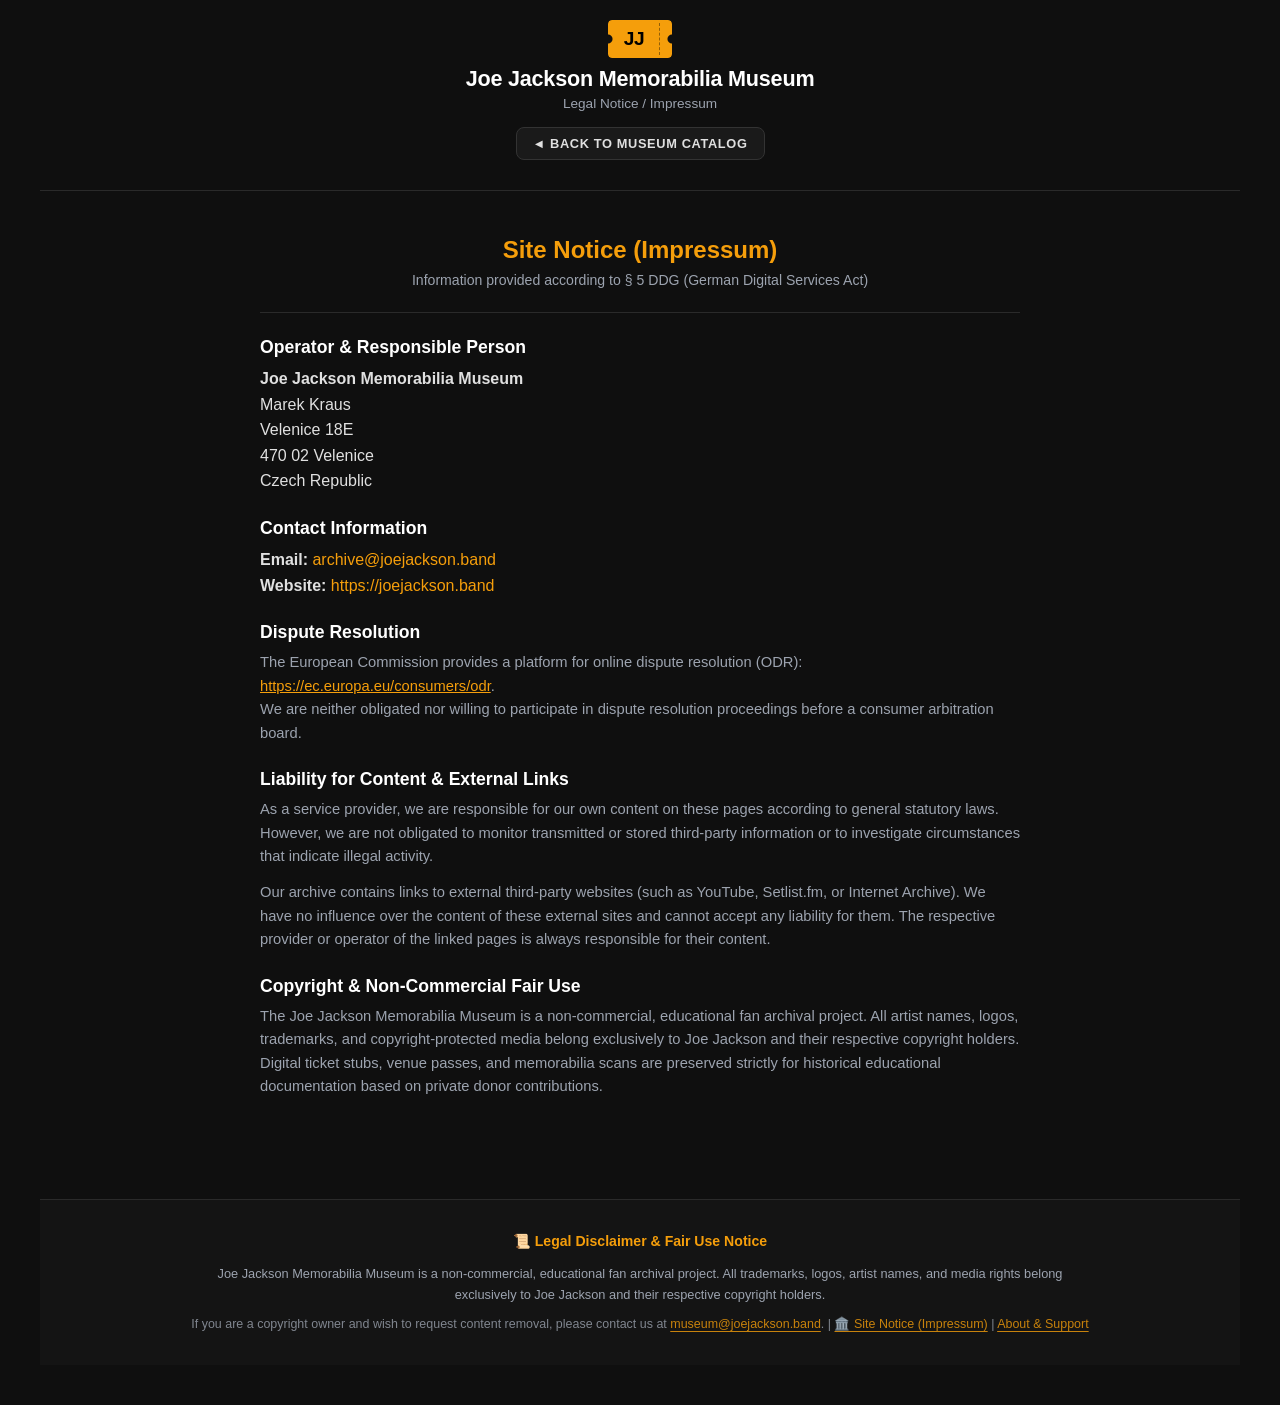
<file: impressum.html>
<!DOCTYPE html>
<html lang="en">
<head>
  <meta charset="UTF-8">
  <meta name="viewport" content="width=device-width, initial-scale=1.0">
  <title>Site Notice (Impressum) - Joe Jackson Memorabilia Museum</title>
  <link rel="stylesheet" href="styles.css">
    <!-- Favicon (JJ Icon) -->
  <link rel="icon" type="image/svg+xml" href="favicon.svg">
  <link rel="alternate icon" type="image/x-icon" href="favicon.ico">
  <link rel="apple-touch-icon" href="favicon.svg">
</head>
<body class="theme-dark">

  <div class="top-header-container">
    <header style="flex-direction: column; align-items: center; text-align: center; gap: 12px;">
      <div class="header-left" style="flex-direction: column; align-items: center; gap: 8px;">
        <a href="index.html" style="text-decoration: none;">
          <div class="logo">JJ</div>
        </a>
        <div class="title-area" style="text-align: center;">
          <h1 style="justify-content: center;">Joe Jackson Memorabilia Museum</h1>
          <p>Legal Notice / Impressum</p>
        </div>
      </div>
      
      <!-- Tlačítko zpět vycentrované na střed -->
      <a href="index.html" class="btn-contribute" style="margin-top: 4px;">◄ Back to Museum Catalog</a>
    </header>
  </div>

  <main style="max-width: 800px; margin: 0 auto; padding: 20px 20px 60px 20px; color: var(--text-main);">
    <h2 style="color: var(--accent-yellow); margin-bottom: 8px; text-align: center;">Site Notice (Impressum)</h2>
    <p style="color: var(--text-muted); font-size: 0.88rem; text-align: center;">Information provided according to § 5 DDG (German Digital Services Act)</p>

    <hr style="border: 0; border-top: 1px solid var(--border-color); margin: 24px 0;">

    <h3 style="color: var(--text-heading); margin-top: 24px; font-size: 1.1rem;">Operator & Responsible Person</h3>
    <p style="line-height: 1.6; margin-top: 8px; color: var(--text-main);">
      <strong>Joe Jackson Memorabilia Museum</strong><br>
      Marek Kraus<br>
      Velenice 18E<br>
     470 02 Velenice<br>
      Czech Republic
    </p>

    <h3 style="color: var(--text-heading); margin-top: 24px; font-size: 1.1rem;">Contact Information</h3>
    <p style="line-height: 1.6; margin-top: 8px; color: var(--text-main);">
      <strong>Email:</strong> <a href="mailto:archive@joejackson.band" style="color: var(--accent-yellow); text-decoration: none;">archive@joejackson.band</a><br>
      <strong>Website:</strong> <a href="https://joejackson.band" style="color: var(--accent-yellow); text-decoration: none;">https://joejackson.band</a>
    </p>

    <h3 style="color: var(--text-heading); margin-top: 24px; font-size: 1.1rem;">Dispute Resolution</h3>
    <p style="line-height: 1.6; margin-top: 8px; color: var(--text-muted); font-size: 0.92rem;">
      The European Commission provides a platform for online dispute resolution (ODR): 
      <a href="https://ec.europa.eu/consumers/odr" target="_blank" rel="noopener noreferrer" style="color: var(--accent-yellow);">https://ec.europa.eu/consumers/odr</a>.<br>
      We are neither obligated nor willing to participate in dispute resolution proceedings before a consumer arbitration board.
    </p>

    <h3 style="color: var(--text-heading); margin-top: 24px; font-size: 1.1rem;">Liability for Content & External Links</h3>
    <p style="line-height: 1.6; margin-top: 8px; color: var(--text-muted); font-size: 0.92rem;">
      As a service provider, we are responsible for our own content on these pages according to general statutory laws. However, we are not obligated to monitor transmitted or stored third-party information or to investigate circumstances that indicate illegal activity.
    </p>
    <p style="line-height: 1.6; margin-top: 12px; color: var(--text-muted); font-size: 0.92rem;">
      Our archive contains links to external third-party websites (such as YouTube, Setlist.fm, or Internet Archive). We have no influence over the content of these external sites and cannot accept any liability for them. The respective provider or operator of the linked pages is always responsible for their content.
    </p>

    <h3 style="color: var(--text-heading); margin-top: 24px; font-size: 1.1rem;">Copyright & Non-Commercial Fair Use</h3>
    <p style="line-height: 1.6; margin-top: 8px; color: var(--text-muted); font-size: 0.92rem;">
      The Joe Jackson Memorabilia Museum is a non-commercial, educational fan archival project. All artist names, logos, trademarks, and copyright-protected media belong exclusively to Joe Jackson and their respective copyright holders. Digital ticket stubs, venue passes, and memorabilia scans are preserved strictly for historical educational documentation based on private donor contributions.
    </p>
  </main>

  <footer class="jj-museum-footer">
    <div class="footer-container">
      <p class="disclaimer-title">📜 Legal Disclaimer & Fair Use Notice</p>
      <p class="disclaimer-text">
        Joe Jackson Memorabilia Museum is a non-commercial, educational fan archival project. 
        All trademarks, logos, artist names, and media rights belong exclusively to Joe Jackson and their respective copyright holders.
      </p>
      <p class="disclaimer-contact">
        If you are a copyright owner and wish to request content removal, please contact us at 
        <a href="mailto:museum@joejackson.band">museum@joejackson.band</a>.
        | <a href="impressum.html" style="color: var(--accent-yellow);">🏛️ Site Notice (Impressum)</a>
        | <a href="about.html" style="color: var(--accent-yellow);">About & Support</a>
      </p>
    </div>
  </footer>

</body>
</html>
</file>
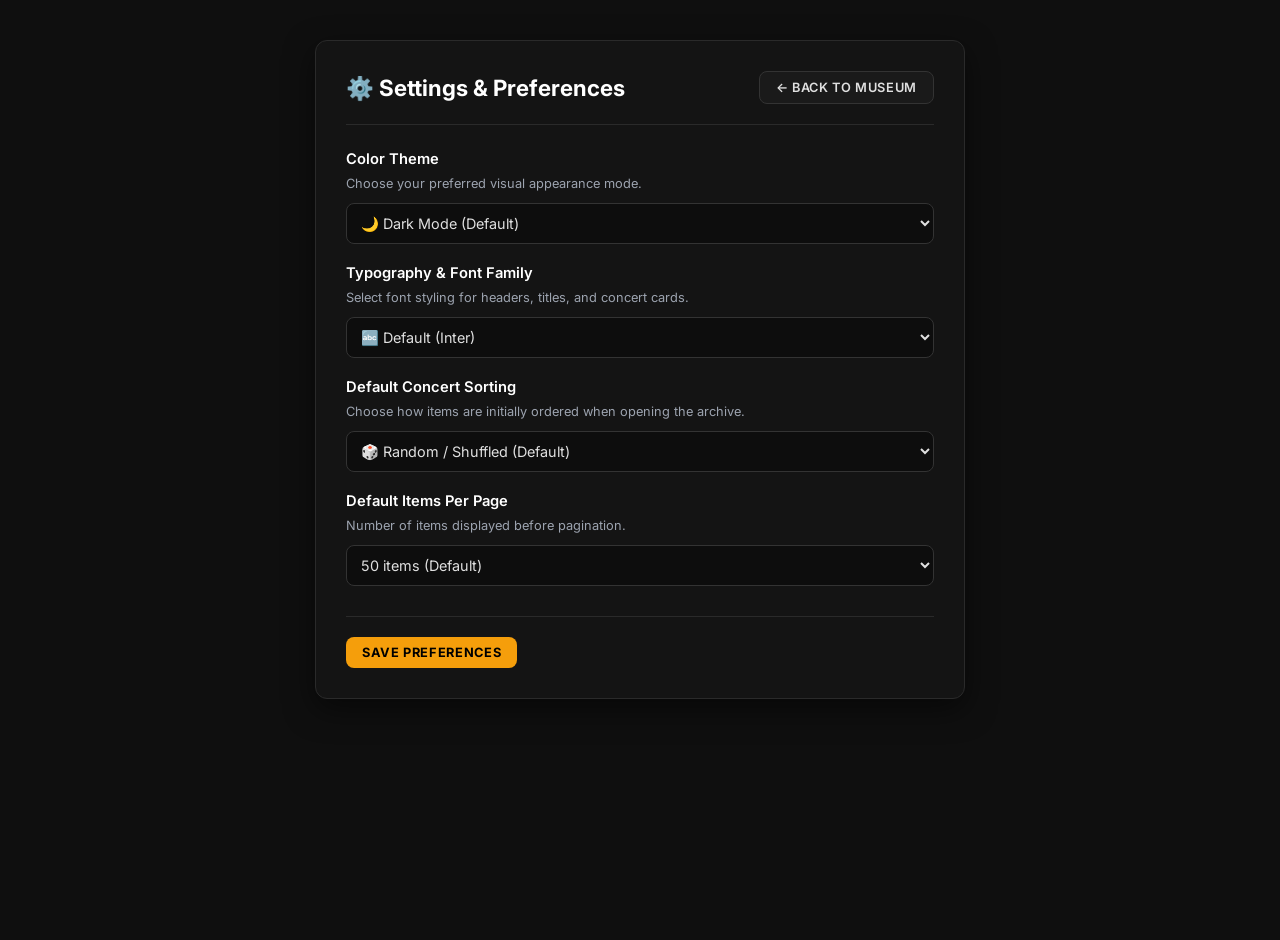
<file: settings.html>
<!DOCTYPE html>
<html lang="en">
<head>
  <meta charset="UTF-8">
  <meta name="viewport" content="width=device-width, initial-scale=1.0">
  <title>Settings & Preferences — Joe Jackson's Ticket Museum</title>
  
  <link rel="icon" type="image/svg+xml" href="favicon.svg">
  <link rel="alternate icon" type="image/x-icon" href="favicon.ico">

  <!-- Google Fonts pro náhled typografie -->
  <link rel="preconnect" href="https://fonts.googleapis.com">
  <link rel="preconnect" href="https://fonts.gstatic.com" crossorigin>
  <link href="https://fonts.googleapis.com/css2?family=Barlow+Condensed:wght@300;400;500;600;700&family=Inter:wght@300;400;500;600;700&display=swap" rel="stylesheet">

  <link rel="stylesheet" href="styles.css">

  <script src="storage-service.js"></script>

  <script>
    (function() {
      try {
        var f = localStorage.getItem('jj_selected_font') || 'font-default';
        if (f) document.documentElement.classList.add(f);
        var t = localStorage.getItem('app-theme') || 'theme-dark';
        document.documentElement.classList.add(t);
      } catch(e) {}
    })();
  </script>

  <style>
    .settings-container {
      max-width: 650px;
      margin: 40px auto;
      background: var(--bg-panel);
      border: 1px solid var(--border-color);
      border-radius: 12px;
      padding: 30px;
      box-shadow: 0 10px 30px rgba(0, 0, 0, 0.5);
    }

    .settings-header {
      display: flex;
      align-items: center;
      justify-content: space-between;
      border-bottom: 1px solid var(--border-color);
      padding-bottom: 20px;
      margin-bottom: 25px;
    }

    .settings-header h2 {
      font-size: 1.4rem;
      color: var(--text-heading);
      display: flex;
      align-items: center;
      gap: 10px;
    }

    .settings-group {
      display: flex;
      flex-direction: column;
      gap: 20px;
    }

    .settings-row {
      display: flex;
      flex-direction: column;
      gap: 8px;
    }

    .settings-row label {
      font-weight: 600;
      font-size: 0.92rem;
      color: var(--text-heading);
    }

    .settings-row p.desc {
      font-size: 0.8rem;
      color: var(--text-muted);
      margin-bottom: 4px;
    }

    .settings-row select {
      background-color: var(--bg-input);
      border: 1px solid var(--border-color-light);
      color: var(--text-main);
      padding: 10px;
      border-radius: 8px;
      font-size: 0.9rem;
      outline: none;
      cursor: pointer;
      width: 100%;
    }

    .settings-row select:focus {
      border-color: var(--accent-yellow);
    }

    .settings-actions {
      display: flex;
      justify-content: space-between;
      align-items: center;
      margin-top: 30px;
      padding-top: 20px;
      border-top: 1px solid var(--border-color);
    }

    .status-msg {
      font-size: 0.85rem;
      color: var(--accent-yellow);
      display: none;
    }
  </style>
</head>
<body>

  <div class="settings-container">
    <div class="settings-header">
      <h2>⚙️ Settings & Preferences</h2>
      <a href="index.html" class="btn-contribute">← Back to Museum</a>
    </div>

    <div class="settings-group">
      <!-- Theme Setting -->
      <div class="settings-row">
        <label for="settingsTheme">Color Theme</label>
        <p class="desc">Choose your preferred visual appearance mode.</p>
        <select id="settingsTheme">
          <option value="theme-dark">🌙 Dark Mode (Default)</option>
          <option value="theme-light">☀️ Light Mode</option>
        </select>
      </div>

      <!-- Typography Setting -->
      <div class="settings-row">
        <label for="settingsFont">Typography & Font Family</label>
        <p class="desc">Select font styling for headers, titles, and concert cards.</p>
        <select id="settingsFont">
          <option value="font-default">🔤 Default (Inter)</option>
          <option value="font-condensed">🔤 Tall & Condensed (Barlow)</option>
          <option value="font-light">🔤 Light & Elegant (Slim)</option>
        </select>
      </div>

      <!-- Default Sorting Setting -->
      <div class="settings-row">
        <label for="settingsSort">Default Concert Sorting</label>
        <p class="desc">Choose how items are initially ordered when opening the archive.</p>
        <select id="settingsSort">
          <option value="random">🎲 Random / Shuffled (Default)</option>
          <option value="oldest">Date (Oldest First)</option>
          <option value="newest">Date (Newest First)</option>
          <option value="missing_setlists_only">📝 Missing Setlists Only</option>
        </select>
      </div>

      <!-- Default Page Size Setting -->
      <div class="settings-row">
        <label for="settingsPageSize">Default Items Per Page</label>
        <p class="desc">Number of items displayed before pagination.</p>
        <select id="settingsPageSize">
          <option value="25">25 items</option>
          <option value="50">50 items (Default)</option>
          <option value="100">100 items</option>
          <option value="ALL">Show ALL items</option>
        </select>
      </div>
    </div>

    <div class="settings-actions">
      <span class="status-msg" id="statusMsg">✓ Preferences saved!</span>
      <button class="btn-contribute" id="saveBtn" style="background: var(--accent-yellow); color: #000; font-weight: 700; border: none; cursor: pointer;">
        Save Preferences
      </button>
    </div>
  </div>

  <script>
    document.addEventListener('DOMContentLoaded', () => {
      const themeSelect = document.getElementById('settingsTheme');
      const fontSelect = document.getElementById('settingsFont');
      const sortSelect = document.getElementById('settingsSort');
      const pageSizeSelect = document.getElementById('settingsPageSize');
      const saveBtn = document.getElementById('saveBtn');
      const statusMsg = document.getElementById('statusMsg');

      // Helper pro čtení z StorageService / localStorage
      function getStored(key, fallback) {
        if (typeof StorageService !== 'undefined') {
          return StorageService.get(key, fallback);
        }
        try {
          return localStorage.getItem(key) || fallback;
        } catch(e) {
          return fallback;
        }
      }

      function setStored(key, val) {
        if (typeof StorageService !== 'undefined') {
          StorageService.set(key, val);
        } else {
          try {
            localStorage.setItem(key, val);
          } catch(e) {}
        }
      }

      // Načtení uložených hodnot
      const currentTheme = getStored('app-theme', 'theme-dark');
      const currentFont = getStored('jj_selected_font', 'font-default');
      const currentSort = getStored('jj_museum_sort', 'random');
      const currentPageSize = getStored('jj_museum_pagesize', '50');

      themeSelect.value = currentTheme;
      fontSelect.value = currentFont;
      sortSelect.value = currentSort;
      pageSizeSelect.value = currentPageSize;

      // Živý náhled motivu a písma při změně
      themeSelect.addEventListener('change', (e) => {
        const val = e.target.value;
        document.body.classList.remove('theme-dark', 'theme-light');
        document.documentElement.classList.remove('theme-dark', 'theme-light');
        document.body.classList.add(val);
        document.documentElement.classList.add(val);
      });

      fontSelect.addEventListener('change', (e) => {
        const val = e.target.value;
        document.body.classList.remove('font-default', 'font-condensed', 'font-light');
        document.documentElement.classList.remove('font-default', 'font-condensed', 'font-light');
        document.body.classList.add(val);
        document.documentElement.classList.add(val);
      });

      // Uložení nastavení
      saveBtn.addEventListener('click', () => {
        setStored('app-theme', themeSelect.value);
        setStored('jj_selected_font', fontSelect.value);
        setStored('jj_museum_sort', sortSelect.value);
        setStored('jj_museum_pagesize', pageSizeSelect.value);

        statusMsg.style.display = 'inline';
        setTimeout(() => {
          statusMsg.style.display = 'none';
        }, 2500);
      });
    });
  </script>
</body>
</html>
</file>
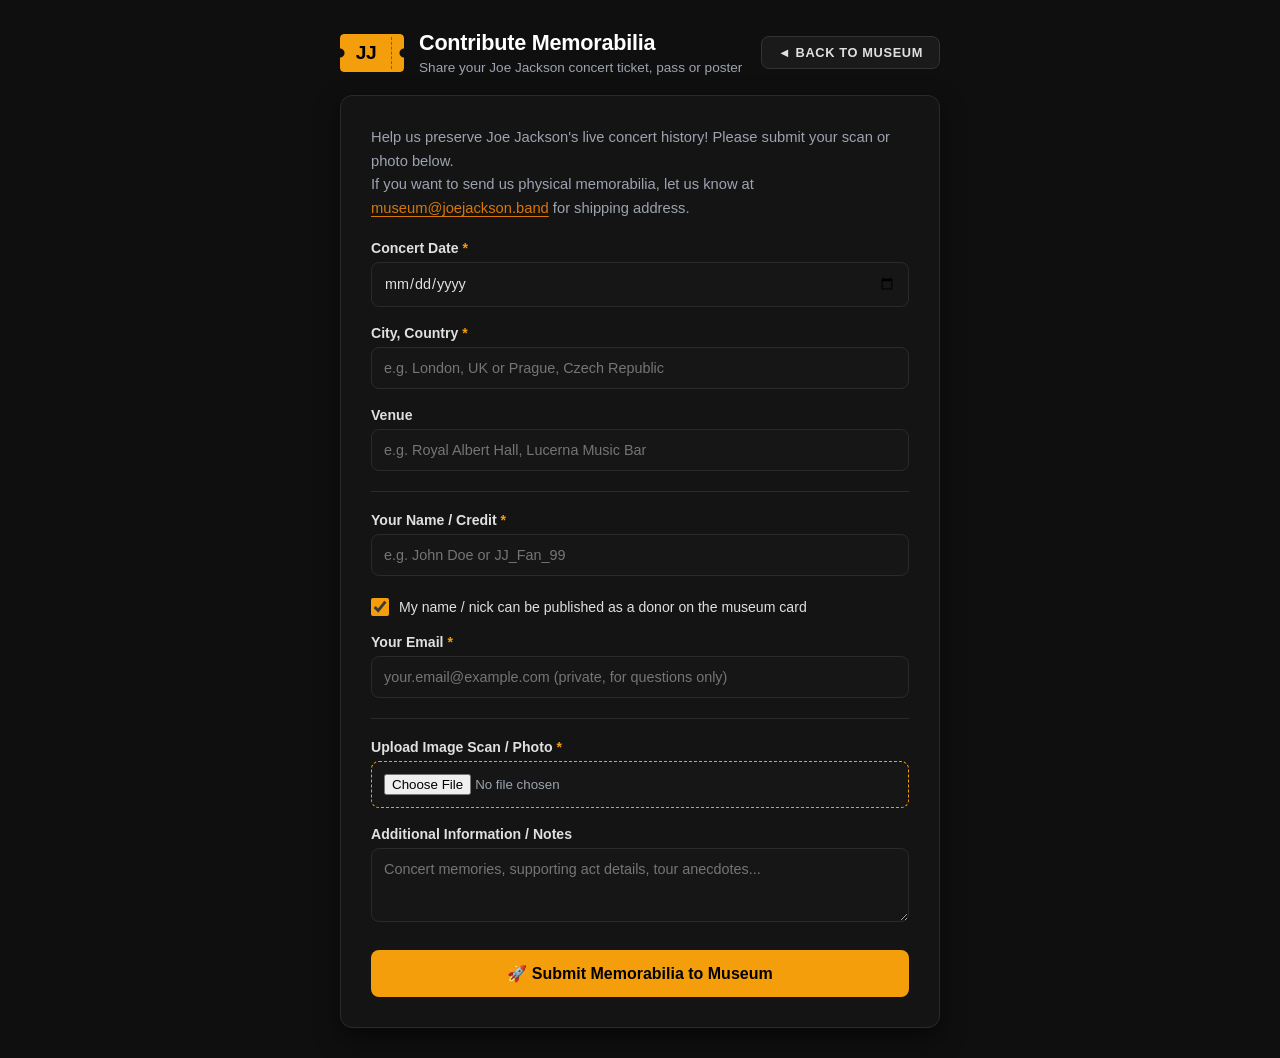
<file: ticket_form.html>
<!DOCTYPE html>
<html lang="en">
<head>
  <meta charset="UTF-8">
  <meta name="viewport" content="width=device-width, initial-scale=1.0">
  <title>Contribute Memorabilia - Joe Jackson Museum</title>
  
  <!-- Favicon (JJ Icon) -->
  <link rel="icon" type="image/svg+xml" href="favicon.svg">
  <link rel="alternate icon" type="image/x-icon" href="favicon.ico">
  <link rel="apple-touch-icon" href="favicon.svg">
  
  <link rel="stylesheet" href="styles.css">
  <style>
    body {
      display: flex;
      flex-direction: column;
      align-items: center;
      padding: 30px;
    }

    .form-container {
      width: 100%;
      max-width: 600px;
      background-color: var(--bg-panel, #161e2e);
      border: 1px solid var(--border-color, #2a364f);
      border-radius: 12px;
      padding: 30px;
      box-shadow: 0 10px 25px rgba(0,0,0,0.5);
      color: var(--text-main, #e2e8f0);
    }

    .form-intro {
      margin-bottom: 20px;
      line-height: 1.6;
      color: var(--text-muted, #9ca3af);
      font-size: 0.92rem;
    }

    .form-group {
      margin-bottom: 18px;
      display: flex;
      flex-direction: column;
      gap: 6px;
    }

    label {
      font-size: 0.88rem;
      font-weight: 600;
      color: var(--text-main, #e2e8f0);
    }
    label span { color: var(--accent-orange, #ef4444); }

    input[type="text"], input[type="date"], input[type="email"], textarea {
      background-color: var(--bg-card, #0f172a);
      border: 1px solid var(--border-color, #2a364f);
      color: var(--text-main, #fff);
      padding: 12px;
      border-radius: 8px;
      font-size: 0.9rem;
      outline: none;
      font-family: inherit;
    }

    input:focus, textarea:focus { border-color: var(--accent-blue, #3b82f6); }

    input[type="file"] {
      background-color: var(--bg-card, #0f172a);
      border: 1px dashed var(--accent-blue, #3b82f6);
      color: var(--text-muted, #9ca3af);
      padding: 12px;
      border-radius: 8px;
      cursor: pointer;
    }

    .form-checkbox-group {
      display: flex;
      align-items: center;
      gap: 10px;
      cursor: pointer;
      margin-top: 4px;
    }
    .form-checkbox-group input[type="checkbox"] {
      width: 18px;
      height: 18px;
      accent-color: var(--accent-yellow, #f59e0b);
      cursor: pointer;
    }

    .btn-submit {
      background-color: var(--accent-yellow, #f59e0b);
      color: #000;
      border: none;
      padding: 14px 28px;
      border-radius: 8px;
      font-size: 1rem;
      font-weight: 700;
      cursor: pointer;
      width: 100%;
      margin-top: 10px;
      transition: background-color 0.2s, transform 0.1s;
    }
    .btn-submit:hover { background-color: #fde047; transform: translateY(-1px); }
    .btn-submit:disabled { opacity: 0.6; cursor: wait; transform: none; }

    #statusMessage {
      margin-top: 20px;
      padding: 16px;
      border-radius: 8px;
      font-size: 0.95rem;
      display: none;
      text-align: center;
      line-height: 1.5;
    }
    #statusMessage.success {
      background: rgba(74, 222, 128, 0.15);
      border: 1px solid #4ade80;
      color: #4ade80;
    }
    #statusMessage.error {
      background: rgba(239, 68, 68, 0.15);
      border: 1px solid #ef4444;
      color: #ef4444;
    }

    @media (max-width: 600px) {
      body { padding: 15px; }
    }
  </style>
</head>
<body>

  <header style="max-width: 600px; width: 100%; margin-bottom: 20px;">
    <div class="header-left">
      <a href="index.html" style="text-decoration: none;"><div class="logo">JJ</div></a>
      <div class="title-area">
        <h1>Contribute Memorabilia</h1>
        <p>Share your Joe Jackson concert ticket, pass or poster</p>
      </div>
    </div>
    <a href="index.html" class="btn-contribute">◄ Back to Museum</a>
  </header>

  <div class="form-container">
    <p class="form-intro">
      Help us preserve Joe Jackson's live concert history! Please submit your scan or photo below. <br>If you want to send us physical memorabilia, let us know at <a href="mailto:museum@joejackson.band">museum@joejackson.band</a> for shipping address.
    </p>

    <!-- Odesílání přes Formsubmit.co -->
    <form id="contribForm" action="https://formsubmit.co/marekkraus@gmail.com" method="POST" enctype="multipart/form-data">
      <input type="hidden" name="_subject" value="JJMM - Memorabilia Addition">
      <input type="hidden" name="_captcha" value="false">
      <input type="hidden" name="_template" value="table">
      
      <!-- Skrytá pole pro informace dárce a nahraný soubor -->
      <input type="hidden" id="finalContributor" name="Donor Credit (For Museum Card)" value="">
      <input type="hidden" id="finalConsent" name="CONTRIBUTOR_CONSENT" value="true">
      <input type="hidden" id="uploadedFileName" name="Uploaded Scan Filename" value="">

      <!-- 1. Concert Date -->
      <div class="form-group">
        <label for="date">Concert Date <span>*</span></label>
        <input type="date" id="date" name="Concert Date" required>
      </div>

      <!-- 2. City, Country -->
      <div class="form-group">
        <label for="city_country">City, Country <span>*</span></label>
        <input type="text" id="city_country" name="City and Country" placeholder="e.g. London, UK or Prague, Czech Republic" required>
      </div>

      <!-- 3. Venue -->
      <div class="form-group">
        <label for="venue">Venue</label>
        <input type="text" id="venue" name="Venue" placeholder="e.g. Royal Albert Hall, Lucerna Music Bar">
      </div>

      <hr style="border: 0; border-top: 1px solid var(--border-color, #2a364f); margin: 20px 0;">

      <!-- 4. Contributor Name & Checkbox -->
      <div class="form-group">
        <label for="contributor">Your Name / Credit <span>*</span></label>
        <input type="text" id="contributor" name="Contributor Real Name" placeholder="e.g. John Doe or JJ_Fan_99" required>
      </div>

      <div class="form-group">
        <label class="form-checkbox-group">
          <input type="checkbox" id="publishConsent" checked>
          <span style="font-size: 0.88rem; font-weight: normal; color: var(--text-main, #e2e8f0);">
            My name / nick can be published as a donor on the museum card
          </span>
        </label>
      </div>

      <!-- 5. Email -->
      <div class="form-group">
        <label for="email">Your Email <span>*</span></label>
        <input type="email" id="email" name="email" placeholder="your.email@example.com (private, for questions only)" required>
      </div>

      <hr style="border: 0; border-top: 1px solid var(--border-color, #2a364f); margin: 20px 0;">

      <!-- 6. Image Upload -->
      <div class="form-group">
        <label for="scan_file">Upload Image Scan / Photo <span>*</span></label>
        <input type="file" id="scan_file" name="Attachment" accept="image/*" required>
      </div>

      <!-- 7. Notes -->
      <div class="form-group">
        <label for="notes">Additional Information / Notes</label>
        <textarea id="notes" name="Notes" rows="3" placeholder="Concert memories, supporting act details, tour anecdotes..."></textarea>
      </div>

      <button type="submit" id="submitBtn" class="btn-submit">🚀 Submit Memorabilia to Museum</button>
    </form>

    <div id="statusMessage"></div>
  </div>

  <!-- Načtení modulu pro klientskou kompresi obrázků -->
  <script src="image-compressor.js"></script>

  <script>
    // URL adresa vašeho Cloudflare Workeru pro ukládání do /scans/
    const WORKER_UPLOAD_URL = 'https://jj-upload-scan.marek-kraus.workers.dev/';

    let selectedFileBlob = null;

    // Předvyplnění z URL parametrů
    window.addEventListener('DOMContentLoaded', () => {
      const params = new URLSearchParams(window.location.search);
      
      if (params.has('date')) {
        document.getElementById('date').value = params.get('date');
      }

      const city = params.get('city') || '';
      const country = params.get('country') || '';
      if (city || country) {
        document.getElementById('city_country').value = [city, country].filter(Boolean).join(', ');
      }

      if (params.has('venue')) {
        document.getElementById('venue').value = params.get('venue');
      }

      if (params.has('notes')) {
        document.getElementById('notes').value = params.get('notes');
      }
    });

    // Klientská komprese vybrané fotky/skenu před připravením k odeslání
    document.getElementById('scan_file').addEventListener('change', async function(e) {
      const file = e.target.files[0];
      if (!file) return;

      const submitBtn = document.getElementById('submitBtn');
      const statusMsg = document.getElementById('statusMessage');

      try {
        submitBtn.disabled = true;
        submitBtn.textContent = '⚡ Optimizing photo...';

        const compressor = window.ImageCompressor || ImageCompressor;
        const compressedResult = await compressor.compress(file, {
          maxWidth: 1400,
          maxHeight: 1400,
          quality: 0.82
        });

        selectedFileBlob = compressedResult.file;
        const compKB = Math.round(compressedResult.compressedSize / 1024);

        statusMsg.className = 'success';
        statusMsg.style.display = 'block';
        statusMsg.innerHTML = `📸 Photo compressed (${compressedResult.width}×${compressedResult.height}px, ${compKB} KB). Ready to submit!`;

      } catch (err) {
        console.error("Compression error:", err);
        selectedFileBlob = file;
      } finally {
        submitBtn.disabled = false;
        submitBtn.textContent = '🚀 Submit Memorabilia to Museum';
      }
    });

    // Odeslání formuláře
    document.getElementById('contribForm').addEventListener('submit', async function(e) {
      e.preventDefault();

      const form = this;
      const submitBtn = document.getElementById('submitBtn');
      const statusMsg = document.getElementById('statusMessage');

      const consent = document.getElementById('publishConsent').checked;
      const rawName = document.getElementById('contributor').value.trim();

      // Nastavení hodnot pro DB a e-mail
      document.getElementById('finalContributor').value = rawName;
      document.getElementById('finalConsent').value = consent ? "true" : "false";

      submitBtn.disabled = true;
      statusMsg.style.display = 'none';

      try {
        let uploadedFileName = '';

        // 1. KROK: Nahraní obrázku do /scans/ na GitHubu přes Cloudflare Worker
        if (selectedFileBlob) {
          submitBtn.textContent = '☁️ Uploading scan to repository...';

          const uploadFormData = new FormData();
          
          // Vytvoření čitelného názvu souboru na základě data a městské lokace
          const rawDate = document.getElementById('date').value.trim() || 'nodate';
          const rawCity = document.getElementById('city_country').value.trim().split(',')[0] || 'nosite';
          const safeCity = rawCity.toLowerCase().replace(/[^a-z0-9]/g, '');
          const customFileName = `scan_${rawDate}_${safeCity}_${Date.now()}.webp`;

          uploadFormData.append('file', selectedFileBlob, customFileName);
          uploadFormData.append('contributor', rawName);
          uploadFormData.append('contributor_consent', consent);

          const uploadRes = await fetch(WORKER_UPLOAD_URL, {
            method: 'POST',
            body: uploadFormData
          });

          const uploadResult = await uploadRes.json();

          if (uploadResult.success && uploadResult.fileName) {
            uploadedFileName = uploadResult.fileName;
            document.getElementById('uploadedFileName').value = uploadedFileName;
          } else {
            console.warn("Worker upload warning:", uploadResult);
          }
        }

        // 2. KROK: Odeslání formuláře s detaily přes Formsubmit.co
        submitBtn.textContent = '⏳ Sending memorabilia information...';

        const formData = new FormData(form);

        if (selectedFileBlob) {
          formData.set('Attachment', selectedFileBlob, uploadedFileName || selectedFileBlob.name);
        }

        const response = await fetch(form.action, {
          method: 'POST',
          body: formData,
          headers: { 'Accept': 'application/json' }
        });

        if (response.ok) {
          statusMsg.className = 'success';
          statusMsg.style.display = 'block';
          statusMsg.innerHTML = '🎉 <strong>Thank you!</strong> Your memorabilia contribution and photo scan have been successfully uploaded to the museum repository.';
          form.reset();
          selectedFileBlob = null;
        } else {
          throw new Error(`HTTP ${response.status}`);
        }
      } catch (err) {
        console.error("Submission Error:", err);
        statusMsg.className = 'error';
        statusMsg.style.display = 'block';
        statusMsg.innerHTML = '❌ <strong>Submission Error:</strong> Could not complete upload. Please try again or contact us.';
      } finally {
        submitBtn.disabled = false;
        submitBtn.textContent = '🚀 Submit Memorabilia to Museum';
      }
    });
  </script>
</body>
</html>
</file>
<file: styles.css>
:root {
  --font-primary: 'Inter', -apple-system, BlinkMacSystemFont, Segoe UI, Roboto, Helvetica, Arial, sans-serif;
  --font-family: var(--font-primary);
  --font-weight-title: 600;
  --font-weight-heading: 700;
}

:root, body.theme-dark {
  --bg-main: #0f0f0f;
  --bg-panel: #141414;
  --bg-card: #161616;
  --bg-hover: #1a1a1a;
  --bg-input: #0d0d0d;
  --text-main: #e0e0e0;
  --text-muted: #9ca3af;
  --text-heading: #ffffff;
  --accent-yellow: #f59e0b;
  --border-color: #2a2a2a;
  --border-color-light: #333333;
  --accent-yellow-bright: #fbbf24;
  --accent-yellow-glow: rgba(245, 158, 11, 0.15);
  --accent-blue: #f59e0b;
  --accent-orange: #f59e0b;
}

body.theme-light {
  --bg-main: #f4f4f6;
  --bg-panel: #ffffff;
  --bg-card: #ffffff;
  --bg-hover: #f0f0f3;
  --bg-input: #f9f9fb;
  --text-main: #1f2937;
  --text-muted: #6b7280;
  --text-heading: #111827;
  --accent-yellow: #d97706;
  --border-color: #e5e7eb;
  --border-color-light: #e5e7eb;
  --accent-yellow-bright: #b45309;
  --accent-yellow-glow: rgba(217, 119, 6, 0.12);
  --accent-blue: #d97706;
  --accent-orange: #d97706;
}

/* Typography Themes for Live Preview */
body.font-default, html.font-default {
  --font-primary: 'Inter', -apple-system, BlinkMacSystemFont, Segoe UI, Roboto, Helvetica, Arial, sans-serif;
  --font-family: var(--font-primary);
  --font-weight-title: 600;
  --font-weight-heading: 700;
}

body.font-condensed, html.font-condensed {
  --font-primary: 'Barlow Condensed', sans-serif;
  --font-family: var(--font-primary);
  --font-weight-title: 600;
  --font-weight-heading: 700;
}

body.font-condensed {
  font-size: 1.08rem;
  line-height: 1.35;
}

body.font-condensed h1,
body.font-condensed .title-area h1 {
  font-size: 1.48rem;
  letter-spacing: 0.5px;
}

body.font-condensed h2 {
  font-size: 1.3rem;
  letter-spacing: 0.5px;
}

body.font-condensed h3,
body.font-condensed .ticket-card h3 {
  font-size: 1.15rem;
  letter-spacing: 0.5px;
}

body.font-condensed h4,
body.font-condensed h5,
body.font-condensed h6 {
  letter-spacing: 0.5px;
}

body.font-condensed button,
body.font-condensed input,
body.font-condensed select,
body.font-condensed textarea,
body.font-condensed .btn-contribute,
body.font-condensed .font-switcher-select,
body.font-condensed .btn-secondary,
body.font-condensed .btn-filter,
body.font-condensed .icon-btn,
body.font-condensed .btn-action-related,
body.font-condensed .otd-btn {
  font-size: 0.88rem;
}

body.font-light, html.font-light {
  --font-primary: 'Inter', sans-serif;
  --font-family: var(--font-primary);
  --font-weight-title: 300;
  --font-weight-heading: 400;
}

* {
  box-sizing: border-box;
  margin: 0;
  padding: 0;
}

body {
  font-family: var(--font-primary);
  background-color: var(--bg-main);
  color: var(--text-main);
  padding: 0 40px 40px 40px;
  min-height: 100vh;
}

button, input, select, textarea {
  font-family: var(--font-primary);
}

.font-switcher-select {
  background-color: var(--bg-hover);
  border: 1px solid var(--border-color-light);
  color: var(--text-main);
  padding: 6px 10px;
  height: 35px;
  border-radius: 6px;
  font-size: 0.8rem;
  font-weight: 600;
  outline: none;
  cursor: pointer;
  transition: all 0.2s ease;
  font-family: var(--font-primary);
}

.font-switcher-select:hover,
.font-switcher-select:focus {
  border-color: var(--accent-yellow);
  box-shadow: 0 0 10px rgba(245, 158, 11, 0.2);
}

.viewer-container {
  z-index: 99999 !important;
}

.viewer-backdrop {
  background-color: rgba(10, 10, 10, 0.92) !important;
  backdrop-filter: blur(12px) !important;
  -webkit-backdrop-filter: blur(12px) !important;
}

/* Sticky Top Header */
.top-header-container {
  position: sticky;
  top: 0;
  background-color: var(--bg-main);
  z-index: 100;
  padding-top: 20px;
  padding-bottom: 15px;
  border-bottom: 1px solid var(--border-color);
  margin-bottom: 25px;
}

header {
  display: flex;
  justify-content: space-between;
  align-items: center;
  margin-bottom: 15px;
  width: 100%;
}

.header-left {
  display: flex;
  align-items: center;
  gap: 15px;
}

/* Koncertní lístek - Logo (Prodloužený formát) */
.logo {
  background-color: var(--accent-yellow);
  color: #000;
  width: 64px;
  height: 38px;
  border-radius: 4px;
  display: flex;
  align-items: center;
  justify-content: center;
  font-weight: 900;
  font-size: 1.2rem;
  letter-spacing: -0.5px;
  flex-shrink: 0;
  position: relative;
  padding-right: 12px;
  
  mask: radial-gradient(circle at 0 50%, #0000 4px, #000 5px) 0 0 / 100% 100%,
        radial-gradient(circle at 100% 50%, #0000 4px, #000 5px) 0 0 / 100% 100%;
  mask-composite: intersect;
  -webkit-mask: radial-gradient(circle at 0 50%, #0000 4px, #000 5px),
                radial-gradient(circle at 100% 50%, #0000 4px, #000 5px);
  -webkit-mask-composite: destination-in;
}

.logo::after {
  content: "";
  position: absolute;
  right: 12px;
  top: 3px;
  bottom: 3px;
  border-right: 1.5px dashed rgba(0, 0, 0, 0.4);
}

.title-area h1 {
  font-family: var(--font-primary);
  font-size: 1.35rem;
  font-weight: var(--font-weight-heading);
  display: flex;
  align-items: center;
  gap: 10px;
  letter-spacing: -0.01em;
  color: var(--text-heading);
}

.year-badge {
  background-color: var(--accent-yellow-glow);
  border: 1px solid rgba(245, 158, 11, 0.3);
  color: var(--accent-yellow);
  font-size: 0.75rem;
  padding: 2px 10px;
  border-radius: 9999px;
  font-weight: 600;
  text-transform: uppercase;
  letter-spacing: 0.05em;
}

.title-area p {
  color: var(--text-muted);
  font-size: 0.85rem;
  margin-top: 4px;
}

.btn-contribute {
  background-color: var(--bg-hover);
  border: 1px solid var(--border-color-light);
  color: var(--text-main);
  padding: 8px 16px;
  border-radius: 8px;
  font-size: 0.8rem;
  font-weight: 600;
  text-transform: uppercase;
  letter-spacing: 0.05em;
  text-decoration: none;
  display: inline-flex;
  align-items: center;
  gap: 8px;
  transition: all 0.2s ease;
  white-space: nowrap;
}

.btn-contribute:hover {
  border-color: var(--accent-yellow);
  color: var(--accent-yellow);
  background-color: var(--bg-hover);
  transform: translateY(-1px);
}

/* On This Day Banner - Vyladěný layout a kontrast */
.on-this-day-banner {
  background: linear-gradient(135deg, rgba(245, 158, 11, 0.08), var(--bg-panel));
  border: 1px solid rgba(245, 158, 11, 0.2);
  border-left: 4px solid var(--accent-yellow);
  border-radius: 8px;
  padding: 10px 16px;
  margin-bottom: 18px;
  display: none;
  align-items: center;
  justify-content: space-between;
  gap: 16px;
  box-shadow: 0 4px 16px rgba(0, 0, 0, 0.3);
}

.on-this-day-banner.active {
  display: flex;
}

.otd-left {
  display: flex;
  align-items: center;
  gap: 14px;
  flex: 1;
  min-width: 0;
}

.otd-icon {
  font-size: 1.2rem;
  background: rgba(245, 158, 11, 0.12);
  border: 1px solid rgba(245, 158, 11, 0.2);
  padding: 6px 9px;
  border-radius: 6px;
  color: var(--accent-yellow);
  display: flex;
  align-items: center;
  justify-content: center;
  flex-shrink: 0;
}

.otd-text h4 {
  font-size: 0.72rem;
  color: var(--accent-yellow);
  text-transform: uppercase;
  letter-spacing: 0.08em;
  margin-bottom: 3px;
  font-weight: 700;
}

.otd-text p {
  font-size: 0.88rem;
  color: var(--text-main);
  font-weight: 500;
  line-height: 1.3;
}

.otd-text p em {
  color: var(--text-muted);
  font-style: normal;
  font-size: 0.82rem;
  margin-left: 4px;
}

/* Elegantnější tlačítko akce v banneru */
.otd-btn {
  background-color: rgba(245, 158, 11, 0.12);
  color: var(--accent-yellow);
  border: 1px solid var(--accent-yellow);
  padding: 7px 14px;
  border-radius: 6px;
  font-size: 0.75rem;
  font-weight: 700;
  text-transform: uppercase;
  letter-spacing: 0.05em;
  cursor: pointer;
  white-space: nowrap;
  transition: all 0.2s ease;
  flex-shrink: 0;
}

.otd-btn:hover {
  background-color: var(--accent-yellow);
  color: #000000;
  box-shadow: 0 0 12px rgba(245, 158, 11, 0.3);
  transform: translateY(-1px);
}

/* Category Tabs */
.category-tabs {
  display: flex;
  gap: 8px;
  margin-bottom: 15px;
  overflow-x: auto;
  padding-bottom: 4px;
}

.tab-btn {
  background-color: var(--bg-panel);
  border: 1px solid var(--border-color);
  color: var(--text-muted);
  padding: 8px 16px;
  border-radius: 8px;
  font-size: 0.8rem;
  font-weight: 600;
  cursor: pointer;
  white-space: nowrap;
  transition: all 0.2s ease;
  display: inline-flex;
  align-items: center;
  gap: 6px;
}

.tab-btn:hover {
  border-color: rgba(245, 158, 11, 0.4);
  color: var(--text-heading);
  background-color: var(--bg-hover);
}

.tab-btn.active {
  background-color: var(--accent-yellow);
  color: #000;
  border-color: var(--accent-yellow);
  font-weight: 700;
}

/* Search Controls Bar */
.controls {
  display: flex;
  gap: 8px;
  background-color: var(--bg-panel);
  padding: 10px 14px;
  border-radius: 8px;
  border: 1px solid var(--border-color);
  align-items: center;
  flex-wrap: nowrap;
}

.search-input-wrapper {
  position: relative;
  display: flex;
  align-items: center;
  flex: 1 1 180px;
  min-width: 140px;
}

.search-input-wrapper input {
  background-color: var(--bg-input);
  border: 1px solid var(--border-color-light) !important;
  color: var(--text-main);
  padding: 8px 32px 8px 12px;
  height: 36px;
  border-radius: 6px;
  font-size: 0.85rem;
  width: 100%;
  outline: none;
  box-shadow: none;
  transition: box-shadow 0.2s, border-color 0.2s;
  box-sizing: border-box;
}

.search-input-wrapper input:focus,
.search-input-wrapper input:hover {
  border-color: var(--accent-yellow) !important;
  box-shadow: 0 0 10px rgba(245, 158, 11, 0.2);
}

.search-clear-btn {
  position: absolute;
  right: 8px;
  background: transparent;
  border: none;
  color: var(--text-muted);
  font-size: 0.85rem;
  cursor: pointer;
  display: none;
  padding: 2px 4px;
  border-radius: 50%;
  transition: color 0.2s, background 0.2s;
}

.search-clear-btn:hover {
  color: var(--accent-yellow);
  background: rgba(255, 255, 255, 0.1);
}

.action-buttons-group {
  display: flex;
  gap: 6px;
}

.surprise-btn {
  background-color: var(--bg-hover);
  border: 1px solid var(--border-color-light);
  color: var(--accent-yellow);
  padding: 8px 12px;
  height: 36px;
  min-width: 36px;
  border-radius: 6px;
  font-size: 1rem;
  font-weight: 700;
  cursor: pointer;
  white-space: nowrap;
  transition: all 0.2s ease;
  display: inline-flex;
  align-items: center;
  justify-content: center;
  flex-shrink: 0;
  box-sizing: border-box;
}

.surprise-btn:hover {
  background-color: var(--accent-yellow);
  color: #000;
  border-color: var(--accent-yellow);
  box-shadow: 0 0 12px rgba(245, 158, 11, 0.3);
  transform: translateY(-1px);
}

.controls select {
  background-color: var(--bg-input);
  border: 1px solid var(--border-color);
  color: var(--text-main);
  padding: 0 10px;
  height: 36px;
  border-radius: 6px;
  font-size: 0.85rem;
  outline: none;
  box-sizing: border-box;
}

.filter-toggle-label {
  display: inline-flex;
  align-items: center;
  gap: 6px;
  background-color: var(--bg-input);
  border: 1px solid var(--border-color);
  color: var(--text-main);
  padding: 0 10px;
  height: 36px;
  border-radius: 6px;
  font-size: 0.82rem;
  font-weight: 500;
  cursor: pointer;
  user-select: none;
  box-sizing: border-box;
  flex-shrink: 0;
  transition: all 0.2s ease;
  white-space: nowrap;
}

.filter-toggle-label:hover {
  border-color: var(--accent-yellow);
}

.filter-toggle-label input[type="checkbox"] {
  cursor: pointer;
  accent-color: var(--accent-yellow);
  width: 14px;
  height: 14px;
  margin: 0;
}

#tourFilter {
  flex: 1 1 160px;
  min-width: 120px;
  max-width: 220px;
  flex-shrink: 0;
}

#cityFilter {
  width: 110px !important;
  flex-shrink: 0;
}

#sortFilter {
  min-width: 155px !important;
  max-width: 175px;
  flex-shrink: 0;
}

#pageSizeFilter {
  width: 88px !important;
  flex-shrink: 0;
}

.controls select:focus {
  border-color: var(--accent-yellow);
}

.layout-toggles {
  display: flex;
  gap: 4px;
  flex-shrink: 0;
}

.toggle-btn {
  background-color: var(--bg-input);
  border: 1px solid var(--border-color);
  color: var(--text-muted);
  width: 36px;
  height: 36px;
  border-radius: 6px;
  cursor: pointer;
  display: flex;
  align-items: center;
  justify-content: center;
  font-size: 1.1rem;
  flex-shrink: 0;
  box-sizing: border-box;
  transition: all 0.2s ease;
}

.toggle-btn.active {
  background-color: var(--accent-yellow);
  color: #000;
  border-color: var(--accent-yellow);
  font-weight: bold;
}

/* Grid / List Views */
.tickets-container.grid-view {
  display: grid;
  grid-template-columns: repeat(auto-fill, minmax(300px, 1fr));
  gap: 20px;
}

/* Category Badge (Grid View default) */
.category-badge {
  display: inline-flex;
  align-items: center;
  gap: 4px;
  padding: 3px 8px;
  white-space: nowrap;
  max-width: none !important;
  overflow: visible;
  font-size: 0.75rem;
  font-weight: 600;
  text-transform: uppercase;
}

/* Ticket Card Styling */
.ticket-card {
  background-color: var(--bg-card);
  border: 1px solid var(--border-color);
  border-radius: 8px;
  overflow: hidden;
  display: flex;
  flex-direction: column;
  cursor: pointer;
  position: relative;
  transition: transform 0.2s, border-color 0.2s, box-shadow 0.2s;
  box-shadow: 0 4px 20px rgba(0, 0, 0, 0.4);
}

.ticket-card:hover {
  border-color: var(--accent-yellow);
  transform: translateY(-2px);
  box-shadow: 0 8px 30px rgba(0, 0, 0, 0.6), 0 0 12px rgba(245, 158, 11, 0.15);
}

.card-img-wrapper {
  position: relative;
  height: 230px;
  width: 100%;
  background-color: var(--bg-input);
  overflow: hidden;
}

.card-img-wrapper img {
  width: 100%;
  height: 100%;
  object-fit: cover;
}

.card-content {
  padding: 15px;
  display: flex;
  flex-direction: column;
  flex-grow: 1;
}

/* Card Content Meta */
.card-meta-line1 {
  display: flex;
  align-items: center;
  justify-content: space-between;
  width: 100%;
  gap: 6px;
  margin-bottom: 4px;
  font-family: var(--font-primary);
  font-size: 0.88rem;
  font-weight: var(--font-weight-title);
  color: var(--text-heading);
}

.card-meta-line1 .card-date {
  font-size: 0.88rem;
  font-weight: var(--font-weight-title);
  color: var(--text-heading);
  margin: 0;
  white-space: nowrap;
}

.card-meta-line1 .meta-dot {
  color: var(--text-muted);
  opacity: 0.6;
}

.card-meta-line1 .category-badge {
  display: inline-flex;
  align-items: center;
  gap: 3px;
  font-size: 0.72rem;
  font-weight: 600;
  text-transform: uppercase;
  letter-spacing: 0.03em;
  padding: 1px 6px;
  border-radius: 4px;
  background: rgba(255, 255, 255, 0.08);
  color: var(--text-muted);
  border: 1px solid var(--border-color-light);
  margin: 0;
  white-space: nowrap;
}

.card-meta-right {
  display: flex;
  align-items: center;
  gap: 6px;
}

.card-location-line2 {
  font-size: 0.83rem;
  font-weight: 500;
  color: var(--text-muted);
  line-height: 1.35;
  word-wrap: break-word;
  margin-bottom: 2px;
}

/* Fixed 7-Slot Action Grid */
.card-actions-grid {
  display: grid;
  grid-template-columns: repeat(7, 1fr);
  gap: 4px;
  margin-top: 10px;
  width: 100%;
}

.card-actions-grid .icon-btn {
  height: 28px;
  width: 100%;
  min-width: 0;
  font-weight: 400 !important;
  font-variant-numeric: tabular-nums;
  white-space: nowrap;
  display: flex;
  align-items: center;
  justify-content: center;
  gap: 2px;
  font-size: 0.8rem;
  background: rgba(255, 255, 255, 0.05);
  border-radius: 4px;
  padding: 0 2px;
  box-sizing: border-box;
}

.card-actions-grid .grid-slot-empty {
  height: 28px;
  width: 100%;
  border: 1px dashed rgba(255, 255, 255, 0.04);
  border-radius: 4px;
  opacity: 0.2;
  box-sizing: border-box;
}

.icon-btn,
.card-actions .icon-btn,
.card-icon-col .icon-btn,
.badge-setlist,
.badge-setlist-empty,
.badge-unverified,
.btn-action-setlist,
.btn-action-category,
.btn-action-related,
.btn-action-lineup,
.btn-action-video,
.btn-action-edit {
  background: var(--bg-hover);
  border: 1px solid var(--border-color-light);
  color: var(--text-main);
  border-radius: 4px;
  font-size: 0.8rem;
  font-weight: 400 !important;
  cursor: pointer;
  display: inline-flex;
  align-items: center;
  justify-content: center;
  gap: 2px;
  height: 28px;
  line-height: 1;
  white-space: nowrap;
  font-variant-numeric: tabular-nums;
  box-sizing: border-box;
  transition: all 0.2s ease;
  text-decoration: none;
}

.icon-btn *,
.ticket-badge *,
.btn-action-related *,
.btn-action-category *,
.category-badge * {
  pointer-events: none;
}

.icon-btn:hover {
  border-color: var(--accent-yellow);
  color: var(--accent-yellow);
  background: rgba(245, 158, 11, 0.15);
}

/* Video / Audio Button */
.btn-action-video {
  background: rgba(220, 38, 38, 0.2);
  border: 1px solid rgba(239, 68, 68, 0.6);
  color: #fca5a5;
}

.btn-action-video:hover {
  background: #dc2626;
  border-color: #dc2626;
  color: #ffffff;
}

/* Setlist Badge / Button */
.badge-setlist,
.btn-action-setlist {
  background: rgba(245, 158, 11, 0.25);
  border: 1px solid var(--accent-yellow);
  color: var(--accent-yellow-bright) !important;
  font-weight: 400 !important;
  min-width: 3.2rem;
  padding: 0 6px;
  box-sizing: border-box;
}

.badge-setlist:hover,
.btn-action-setlist:hover {
  background: var(--accent-yellow);
  border-color: var(--accent-yellow);
  color: #000000 !important;
}

/* Missing Setlist on Setlist.fm Badge */
.badge-setlist-empty {
  background: rgba(245, 158, 11, 0.1);
  border: 1px dashed var(--accent-yellow) !important;
  color: var(--accent-yellow) !important;
  font-weight: 400 !important;
  min-width: 3.2rem;
  height: 28px;
  padding: 0 6px;
  box-sizing: border-box;
}

.badge-setlist-empty:hover {
  background: rgba(245, 158, 11, 0.25);
  border-color: var(--accent-yellow) !important;
  color: var(--accent-yellow-bright) !important;
}

/* Unverified Show Badge */
.badge-unverified {
  background: rgba(30, 41, 59, 0.35);
  border: 1px solid rgba(100, 116, 139, 0.3) !important;
  color: #64748b !important;
  font-size: 0.85rem !important;
  font-weight: 400 !important;
  min-width: 0;
  height: 28px;
  padding: 0 4px;
  box-sizing: border-box;
  opacity: 0.85;
}

.badge-unverified:hover {
  border-color: #94a3b8 !important;
  color: #94a3b8 !important;
  opacity: 1;
}

/* Lineup Button */
.btn-action-lineup {
  background: rgba(14, 165, 233, 0.2);
  border: 1px solid rgba(56, 189, 248, 0.5);
  color: #7dd3fc;
}

.btn-action-lineup:hover {
  background: #0284c7;
  border-color: #0284c7;
  color: #ffffff;
}

/* Related Items / Category Button */
.btn-action-related,
.btn-action-category {
  background: rgba(16, 185, 129, 0.2);
  border: 1px solid rgba(52, 211, 153, 0.5);
  color: #6ee7b7;
}

.btn-action-related:hover,
.btn-action-category:hover {
  background: #059669;
  border-color: #059669;
  color: #ffffff;
}

/* Admin Edit Button */
.btn-action-edit {
  background: rgba(30, 30, 30, 0.6);
  border: 1px solid #4b5563;
  color: var(--text-main);
}

.btn-action-edit:hover {
  background: #374151;
  border-color: #9ca3af;
  color: #ffffff;
}

.collapsible-content {
  display: none;
  margin-top: 10px;
  background: var(--bg-input);
  border: 1px solid var(--border-color);
  padding: 10px;
  border-radius: 6px;
  font-size: 0.8rem;
  color: var(--text-muted);
  position: relative;
}

.collapsible-content.open {
  display: block;
}

.collapsible-content ol,
.collapsible-content ul {
  padding-left: 20px;
  margin: 4px 0;
}

/* Spotify Setlist Action Button */
.spotify-setlist-btn {
  position: absolute;
  bottom: 10px;
  right: 10px;
  display: inline-flex;
  align-items: center;
  gap: 5px;
  background: #181818;
  border: 1px solid #282828;
  color: #e0e0e0;
  padding: 4px 9px;
  border-radius: 14px;
  font-size: 0.72rem;
  font-weight: 600;
  text-decoration: none;
  line-height: 1;
  transition: all 0.2s ease;
  box-shadow: 0 2px 6px rgba(0, 0, 0, 0.4);
  z-index: 5;
}

.spotify-setlist-btn svg {
  color: #1DB954;
  flex-shrink: 0;
  transition: transform 0.2s ease;
}

.spotify-setlist-btn:hover {
  background: #222222;
  border-color: #1DB954;
  color: #ffffff;
  box-shadow: 0 2px 10px rgba(29, 185, 84, 0.25);
}

.spotify-setlist-btn:hover svg {
  transform: scale(1.15);
}

/* Pagination Controls */
.pagination-container {
  display: flex;
  justify-content: center;
  align-items: center;
  gap: 8px;
  margin-top: 35px;
  padding-top: 20px;
  border-top: 1px solid var(--border-color);
  flex-wrap: wrap;
}

.page-btn {
  background-color: var(--bg-hover);
  border: 1px solid var(--border-color-light);
  color: var(--text-main);
  padding: 8px 14px;
  border-radius: 6px;
  font-size: 0.85rem;
  cursor: pointer;
}

.page-btn:hover {
  border-color: var(--accent-yellow);
  color: var(--accent-yellow);
}

.page-btn.active {
  background-color: var(--accent-yellow);
  color: #000000;
  border-color: var(--accent-yellow);
  font-weight: 700;
}

/* Video Modal - 3 Column Layout */
#videoModal {
  display: none;
  position: fixed;
  inset: 0;
  z-index: 99999;
  background: rgba(10, 10, 10, 0.92);
  backdrop-filter: blur(12px);
  -webkit-backdrop-filter: blur(12px);
  align-items: center;
  justify-content: center;
  padding: 20px;
}

#videoModal.active {
  display: flex;
}

#videoModal .video-modal-container {
  position: relative;
  display: flex;
  flex-direction: row;
  gap: 20px;
  max-width: 1280px;
  width: 98%;
  background-color: var(--bg-panel);
  border: 1px solid var(--border-color);
  border-radius: 12px;
  padding: 24px;
  box-shadow: 0 25px 50px -12px rgba(0, 0, 0, 0.7);
  align-items: stretch;
}

.jj-close-btn {
  position: absolute;
  top: 10px;
  right: 14px;
  background: none;
  border: none;
  color: var(--text-muted);
  font-size: 1.4rem;
  cursor: pointer;
  z-index: 10;
  line-height: 1;
}

.jj-close-btn:hover {
  color: var(--accent-yellow);
}

.jj-video-center {
  flex: 1 1 50%;
  display: flex;
  flex-direction: column;
  justify-content: center;
}

.jj-modal-concert-header {
  text-align: center;
  margin-bottom: 12px;
}

.jj-modal-concert-header h4 {
  font-size: 1.15rem;
  font-weight: 600;
  color: var(--text-heading);
  margin: 0;
  letter-spacing: 0.3px;
}

.jj-video-frame-wrapper {
  position: relative;
  width: 100%;
  aspect-ratio: 16 / 9;
  background: #000;
  border-radius: 8px;
  overflow: hidden;
  border: 1px solid var(--border-color);
}

.jj-video-frame-wrapper iframe {
  width: 100%;
  height: 100%;
  border: none;
}

.jj-audio-player-wrapper {
  display: flex;
  flex-direction: column;
  align-items: center;
  justify-content: center;
  height: 100%;
  gap: 15px;
  padding: 15px;
  box-sizing: border-box;
  background: #000;
  border-radius: 8px;
}

.jj-audio-ticket-preview {
  max-height: 260px;
  width: auto;
  max-width: 90%;
  object-fit: contain;
  border-radius: 6px;
  box-shadow: 0 4px 12px rgba(0, 0, 0, 0.5);
}

.jj-video-side-col {
  flex: 1 1 25%;
  background: var(--bg-card);
  border: 1px solid var(--border-color);
  border-radius: 8px;
  padding: 18px;
  max-height: 440px;
  overflow-y: auto;
}

.jj-video-side-col h4 {
  margin-bottom: 12px;
  font-size: 0.95rem;
  font-weight: 700;
}

/* Setlist Exit Confirmation Modal */
.jj-modal-backdrop {
  display: none;
  position: fixed;
  inset: 0;
  z-index: 999999;
  background: rgba(10, 10, 10, 0.85);
  backdrop-filter: blur(8px);
  -webkit-backdrop-filter: blur(8px);
  align-items: center;
  justify-content: center;
  padding: 20px;
}

.jj-modal-backdrop.active {
  display: flex;
}

.jj-modal-card {
  position: relative;
  background-color: var(--bg-panel);
  border: 1px solid var(--border-color);
  border-radius: 12px;
  padding: 28px 24px;
  max-width: 440px;
  width: 100%;
  box-shadow: 0 20px 40px rgba(0, 0, 0, 0.8), 0 0 20px rgba(245, 158, 11, 0.1);
  text-align: center;
  display: flex;
  flex-direction: column;
  align-items: center;
  gap: 14px;
  animation: modalFadeIn 0.2s ease-out;
}

@keyframes modalFadeIn {
  from {
    opacity: 0;
    transform: scale(0.95) translateY(8px);
  }
  to {
    opacity: 1;
    transform: scale(1) translateY(0);
  }
}

.jj-modal-close-btn {
  position: absolute;
  top: 12px;
  right: 14px;
  background: none;
  border: none;
  color: var(--text-muted);
  font-size: 1.2rem;
  cursor: pointer;
  line-height: 1;
  padding: 4px;
  transition: color 0.2s ease;
}

.jj-modal-close-btn:hover {
  color: var(--accent-yellow);
}

.jj-modal-header {
  display: flex;
  flex-direction: column;
  align-items: center;
  gap: 8px;
}

.jj-modal-icon {
  font-size: 2rem;
  line-height: 1;
}

.jj-modal-header h3 {
  font-family: var(--font-primary);
  font-size: 1.2rem;
  font-weight: var(--font-weight-title);
  color: var(--text-heading);
  margin: 0;
}

.jj-modal-body {
  font-size: 0.88rem;
  color: var(--text-muted);
  line-height: 1.5;
  margin: 0;
}

.jj-modal-body strong {
  color: var(--text-heading);
}

.jj-modal-actions {
  display: flex;
  gap: 10px;
  width: 100%;
  margin-top: 6px;
}

.jj-modal-actions .btn-secondary {
  flex: 1;
  background: var(--bg-hover);
  border: 1px solid var(--border-color-light);
  color: var(--text-main);
  padding: 9px 14px;
  border-radius: 6px;
  font-size: 0.85rem;
  font-weight: 500;
  cursor: pointer;
  transition: all 0.2s ease;
}

.jj-modal-actions .btn-secondary:hover {
  background: var(--bg-hover);
  color: var(--text-heading);
  border-color: var(--accent-yellow);
}

.jj-modal-actions .otd-btn {
  flex: 1.3;
  display: inline-flex;
  align-items: center;
  justify-content: center;
  text-decoration: none;
  font-size: 0.85rem;
  padding: 9px 14px;
}

/* Zamezení přetažení a výběru obrázků */
.ticket-card img, 
.card-img-wrapper img, 
.viewer-canvas img {
  -webkit-user-drag: none;
  user-select: none;
  -moz-user-select: none;
  -webkit-user-select: none;
}

/* Non-Commercial Legal Disclaimer Footer */
.jj-museum-footer {
  width: 100%;
  margin-top: 40px;
  padding: 30px 20px;
  background: var(--bg-panel);
  border-top: 1px solid var(--border-color);
  color: var(--text-muted);
  font-size: 0.8rem;
  line-height: 1.6;
}

.jj-museum-footer .footer-container {
  max-width: 900px;
  margin: 0 auto;
  text-align: center;
  display: flex;
  flex-direction: column;
  gap: 10px;
}

.jj-museum-footer .disclaimer-title {
  font-size: 0.88rem;
  font-weight: 700;
  color: var(--accent-yellow);
  margin-bottom: 2px;
}

.jj-museum-footer .disclaimer-text {
  color: var(--text-muted);
  margin: 0;
  text-align: center;
}

.jj-museum-footer .disclaimer-contact {
  color: var(--text-muted);
  font-size: 0.78rem;
  margin: 0;
  opacity: 0.8;
}

.jj-museum-footer .disclaimer-contact a {
  color: var(--accent-yellow);
  text-decoration: underline;
  text-underline-offset: 3px;
  transition: color 0.2s ease;
}

.jj-museum-footer .disclaimer-contact a:hover {
  color: var(--accent-yellow-bright);
}

/* Status Badges pro zrušené a přeložené akce */
.badge-status-cancelled {
  background: rgba(220, 38, 38, 0.2);
  border: 1px solid #ef4444;
  color: #fca5a5;
  font-size: 0.72rem;
  padding: 1px 6px;
  border-radius: 4px;
  font-weight: 600;
  text-transform: uppercase;
}

.badge-status-rescheduled {
  background: rgba(245, 158, 11, 0.2);
  border: 1px solid #f59e0b;
  color: #fbbf24;
  font-size: 0.72rem;
  padding: 1px 6px;
  border-radius: 4px;
  font-weight: 600;
  text-transform: uppercase;
}

/* Vzhled zrušené karty */
.ticket-card.card-cancelled .card-img-wrapper img {
  filter: grayscale(0.85) opacity(0.7);
}

.ticket-card.card-cancelled {
  border-color: rgba(239, 68, 68, 0.3);
}

/* Řádek pro poznámky / kuriozity (NOTE) na 2. řádku karty */
.card-note-line {
  font-size: 0.78rem;
  color: var(--accent-yellow);
  margin-top: 3px;
  opacity: 0.9;
  line-height: 1.35;
  display: -webkit-box;
  -webkit-line-clamp: 3;
  -webkit-box-orient: vertical;
  overflow: hidden;
  text-overflow: ellipsis;
  cursor: pointer;
  transition: opacity 0.2s ease, color 0.2s ease;
}

.card-note-line:hover {
  opacity: 1;
  color: var(--accent-yellow-bright);
  text-decoration: underline;
}

.note-modal-card {
  text-align: left !important;
  align-items: flex-start !important;
  max-width: 550px !important;
}

/* High-Density Horizontal List View (Desktop) */
.tickets-container.list-view {
  display: flex !important;
  flex-direction: column !important;
  gap: 6px !important;
}

.tickets-container.list-view .ticket-card {
  display: flex !important;
  flex-direction: row !important;
  flex-wrap: wrap !important;
  align-items: center !important;
  justify-content: flex-start !important;
  padding: 6px 12px !important;
  min-height: 44px !important;
  gap: 12px !important;
  background: var(--bg-card) !important;
  border: 1px solid var(--border-color) !important;
  border-radius: 6px !important;
}

.tickets-container.list-view .ticket-card:hover {
  border-color: rgba(245, 158, 11, 0.4) !important;
  background: var(--bg-hover) !important;
  transform: none !important;
}

.tickets-container.list-view .card-img-wrapper {
  width: 38px !important;
  height: 28px !important;
  flex-shrink: 0 !important;
  margin: 0 !important;
}

.tickets-container.list-view .card-img-wrapper img {
  width: 100% !important;
  height: 100% !important;
  object-fit: cover !important;
  border-radius: 3px !important;
}

.tickets-container.list-view .card-content {
  display: flex !important;
  flex-direction: row !important;
  flex-wrap: wrap !important;
  align-items: center !important;
  justify-content: space-between !important;
  flex: 1 !important;
  width: auto !important;
  gap: 12px !important;
  padding: 0 !important;
}

.tickets-container.list-view .card-meta-line1 {
  display: flex !important;
  align-items: center !important;
  gap: 8px !important;
  min-width: 170px !important;
  flex-shrink: 0 !important;
  margin: 0 !important;
  width: auto !important;
  height: 28px !important;
}

.tickets-container.list-view .card-location-line2 {
  flex: 1 !important;
  font-size: 0.85rem !important;
  white-space: nowrap !important;
  overflow: hidden !important;
  text-overflow: ellipsis !important;
  margin: 0 !important;
  color: var(--text-muted) !important;
  height: 28px !important;
  line-height: 28px !important;
}

.tickets-container.list-view .card-note-line {
  display: none !important;
}

.tickets-container.list-view .card-actions-grid {
  display: grid !important;
  grid-template-columns: repeat(7, 44px) !important;
  gap: 4px !important;
  margin-left: auto !important;
  flex-shrink: 0 !important;
  width: auto !important;
  height: auto !important;
}

.tickets-container.list-view .grid-slot-empty {
  display: block !important;
  visibility: hidden !important;
  border: none !important;
  background: transparent !important;
}

.tickets-container.list-view .card-actions-grid > div {
  display: flex !important;
  align-items: center !important;
  justify-content: center !important;
}

.tickets-container.list-view .btn-action,
.tickets-container.list-view .badge-btn,
.tickets-container.list-view .icon-btn,
.tickets-container.list-view .badge-setlist,
.tickets-container.list-view .badge-setlist-empty,
.tickets-container.list-view .btn-action-video,
.tickets-container.list-view .btn-action-lineup,
.tickets-container.list-view .btn-action-edit {
  display: inline-flex !important;
  align-items: center !important;
  justify-content: center !important;
  height: 28px !important;
  width: 100% !important;
  min-width: 44px !important;
  padding: 0 4px !important;
  font-size: 0.8rem !important;
  line-height: 1 !important;
  white-space: nowrap !important;
  border-radius: 4px !important;
  box-sizing: border-box !important;
  transition: background-color 0.15s ease, border-color 0.15s ease !important;
}

.tickets-container.list-view .icon-btn:hover,
.tickets-container.list-view .badge-setlist:hover,
.tickets-container.list-view .btn-action-video:hover,
.tickets-container.list-view .btn-action-lineup:hover,
.tickets-container.list-view .btn-action-edit:hover {
  background-color: var(--bg-hover) !important;
  border-color: var(--accent-yellow) !important;
  color: var(--text-heading) !important;
  box-shadow: none !important;
}

.tickets-container.list-view .collapsible-content {
  grid-column: 1 / -1 !important;
  width: 100% !important;
  flex-basis: 100% !important;
  margin-top: 8px !important;
  background: var(--bg-input) !important;
  border: 1px solid var(--border-color) !important;
  border-radius: 6px !important;
  padding: 10px 14px !important;
  box-sizing: border-box !important;
}

/* Viewer.js Customization - Tlačítko Back v liště */
.viewer-toolbar > li[data-viewer-action="close"],
.viewer-toolbar > li[data-viewer-action="closeBtn"],
.viewer-toolbar > li.viewer-close,
.viewer-toolbar > li.viewer-closeBtn {
  background-color: var(--accent-yellow-glow, rgba(245, 158, 11, 0.15)) !important;
  border: 1px solid var(--accent-yellow, #f59e0b) !important;
  border-radius: 4px !important;
  width: auto !important;
  min-width: 75px !important;
  height: 28px !important;
  margin-left: 8px !important;
  cursor: pointer !important;
  transition: all 0.2s ease !important;
  position: relative !important;
  font-size: 0 !important;
}

.viewer-toolbar > li[data-viewer-action="close"]::before,
.viewer-toolbar > li[data-viewer-action="closeBtn"]::before,
.viewer-toolbar > li.viewer-close::before,
.viewer-toolbar > li.viewer-closeBtn::before {
  content: "◄ Back" !important;
  font-family: var(--font-primary, -apple-system, sans-serif) !important;
  font-size: 11px !important;
  font-weight: 700 !important;
  color: #ffffff !important;
  display: flex !important;
  align-items: center !important;
  justify-content: center !important;
  height: 100% !important;
  width: 100% !important;
  padding: 0 10px !important;
  white-space: nowrap !important;
}

.viewer-toolbar > li[data-viewer-action="close"]:hover,
.viewer-toolbar > li[data-viewer-action="closeBtn"]:hover,
.viewer-toolbar > li.viewer-close:hover,
.viewer-toolbar > li.viewer-closeBtn:hover {
  background-color: var(--accent-yellow, #f59e0b) !important;
}

.viewer-toolbar > li[data-viewer-action="close"]:hover::before,
.viewer-toolbar > li[data-viewer-action="closeBtn"]:hover::before,
.viewer-toolbar > li.viewer-close:hover::before,
.viewer-toolbar > li.viewer-closeBtn:hover::before {
  color: #000000 !important;
}

.scan-count-badge {
  position: absolute;
  top: 8px;
  right: 8px;
  background: rgba(15, 15, 15, 0.82);
  backdrop-filter: blur(4px);
  -webkit-backdrop-filter: blur(4px);
  color: var(--text-main, #e0e0e0);
  border: 1px solid var(--border-color-light, #333333);
  border-radius: 4px;
  padding: 2px 6px;
  font-size: 0.72rem;
  font-weight: 600;
  display: inline-flex;
  align-items: center;
  gap: 3px;
  z-index: 2;
  pointer-events: none;
  box-shadow: 0 2px 6px rgba(0, 0, 0, 0.5);
}

.scan-count-badge .badge-icon {
  font-size: 0.75rem;
  opacity: 0.9;
}

.card-footer {
  display: flex;
  flex-direction: column;
  gap: 6px;
  margin-top: 8px;
  padding-top: 8px;
  border-top: 1px solid var(--border-color-light);
}

.card-donor {
  font-size: 0.78rem;
  color: var(--text-muted);
  white-space: nowrap;
  overflow: hidden;
  text-overflow: ellipsis;
  display: flex;
  align-items: center;
  gap: 4px;
}

.card-icons-wrapper {
  display: flex;
  align-items: center;
  gap: 8px;
  flex-wrap: wrap;
}

.admin-only-icon {
  opacity: 0.6;
  border: 1px dashed var(--accent-yellow);
  padding: 1px 4px;
  border-radius: 4px;
}

.viewer-note-btn {
  display: inline-block !important;
  margin-left: 8px !important;
  background: var(--accent-yellow, #f59e0b) !important;
  color: #000000 !important;
  border: none !important;
  padding: 2px 8px !important;
  border-radius: 4px !important;
  font-size: 0.75rem !important;
  font-weight: 700 !important;
  cursor: pointer !important;
  vertical-align: middle !important;
}

a[href^="mailto:"] {
  color: #d97706;
  text-decoration: underline;
  text-underline-offset: 3px;
  transition: color 0.2s ease;
}

a[href^="mailto:"]:hover {
  color: #f59e0b;
}

.btn-bmc {
  background-color: var(--accent-yellow);
  color: #000000;
  border: 1px solid var(--accent-yellow);
  padding: 8px 14px;
  border-radius: 8px;
  font-size: 0.8rem;
  font-weight: 700;
  text-transform: uppercase;
  letter-spacing: 0.05em;
  text-decoration: none;
  display: inline-flex;
  align-items: center;
  gap: 8px;
  transition: all 0.2s ease;
  white-space: nowrap;
  box-shadow: 0 2px 8px rgba(245, 158, 11, 0.2);
}

.btn-bmc:hover {
  background-color: var(--accent-yellow-bright);
  border-color: var(--accent-yellow-bright);
  color: #000000;
  transform: translateY(-1px);
  box-shadow: 0 4px 14px rgba(245, 158, 11, 0.35);
}

.btn-bmc svg {
  width: 18px;
  height: 18px;
  flex-shrink: 0;
  fill: currentColor;
}

/* ==========================================
   FIXED COMPACT MOBILE OVERHAUL (max-width: 768px)
   ========================================== */
@media (max-width: 768px) {
  body {
    padding: 0 8px 12px 8px !important;
  }

  /* 1. Ultrakompaktní hlavička */
  .top-header-container {
    position: relative !important;
    padding: 4px 0 !important;
    margin-bottom: 8px !important;
  }

  header {
    flex-direction: column !important;
    align-items: stretch !important;
    gap: 6px !important;
    margin-bottom: 8px !important;
  }

  .title-area h1 {
    font-size: 1.05rem !important;
  }

  .title-area p {
    font-size: 0.72rem !important;
    margin-top: 2px !important;
  }

  header > div:last-child {
    display: flex !important;
    flex-wrap: wrap !important;
    gap: 4px !important;
  }

  .btn-contribute, .btn-bmc {
    height: 30px !important;
    min-height: 30px !important;
    padding: 0 8px !important;
    font-size: 0.7rem !important;
    flex: 1 1 auto !important;
    justify-content: center !important;
  }

  /* 2. On This Day Banner */
  .on-this-day-banner.active {
    flex-direction: column !important;
    align-items: stretch !important;
    padding: 8px 10px !important;
    gap: 6px !important;
    margin-bottom: 8px !important;
  }

  .otd-left {
    gap: 6px !important;
  }

  .otd-text p {
    font-size: 0.75rem !important;
    line-height: 1.25 !important;
  }

  .otd-btn {
    width: 100% !important;
    height: 30px !important;
    font-size: 0.7rem !important;
  }

  /* 3. Category Tabs */
  .category-tabs {
    margin-bottom: 8px !important;
    gap: 4px !important;
  }

  .tab-btn {
    padding: 4px 10px !important;
    font-size: 0.75rem !important;
  }

  /* 4. Controls Panel - Stabilní Flexbox */
  .controls {
    display: flex !important;
    flex-wrap: wrap !important;
    flex-direction: row !important;
    align-items: center !important;
    justify-content: space-between !important;
    gap: 6px !important;
    padding: 8px !important;
  }

  .search-input-wrapper {
    flex: 1 1 100% !important;
    width: 100% !important;
  }

  .search-input-wrapper input {
    height: 34px !important;
    font-size: 0.85rem !important;
  }

  #tourFilter, #cityFilter, #sortFilter {
    flex: 1 1 calc(50% - 4px) !important;
    width: calc(50% - 4px) !important;
    height: 34px !important;
    font-size: 0.78rem !important;
  }

  #tourFilter {
    flex: 1 1 100% !important;
    width: 100% !important;
  }

  .action-buttons-group {
    display: flex !important;
    gap: 4px !important;
    flex: 1 1 auto !important;
  }

  .surprise-btn {
    height: 34px !important;
    min-width: 34px !important;
    padding: 0 8px !important;
    font-size: 0.85rem !important;
  }

  #pageSizeFilter {
    width: 75px !important;
    height: 34px !important;
    font-size: 0.75rem !important;
    padding: 0 2px !important;
    flex: 0 0 auto !important;
  }

  .layout-toggles {
    display: flex !important;
    gap: 2px !important;
    flex: 0 0 auto !important;
  }

  .layout-toggles .toggle-btn {
    width: 34px !important;
    height: 34px !important;
    font-size: 0.9rem !important;
  }

  /* 5. Grid View - Mobilní mřížka (2 sloupce) */
  .tickets-container.grid-view {
    grid-template-columns: repeat(2, 1fr) !important;
    gap: 8px !important;
  }

  .tickets-container.grid-view .ticket-card {
    border-radius: 6px !important;
  }

  .tickets-container.grid-view .card-img-wrapper {
    height: 120px !important;
  }

  .tickets-container.grid-view .card-content {
    padding: 8px !important;
  }

  .tickets-container.grid-view .card-meta-line1 {
    font-size: 0.75rem !important;
    flex-wrap: wrap !important;
  }

  .tickets-container.grid-view .card-location-line2 {
    font-size: 0.72rem !important;
    line-height: 1.2 !important;
  }

  /* 6. List View (Seznam) - Čisté řádkové rozvržení */
  .tickets-container.list-view .ticket-card {
    display: flex !important;
    flex-direction: row !important;
    align-items: center !important;
    padding: 8px 10px !important;
    gap: 10px !important;
    min-height: unset !important;
    height: auto !important;
  }

  .tickets-container.list-view .card-img-wrapper {
    width: 36px !important;
    height: 36px !important;
    flex-shrink: 0 !important;
    border-radius: 4px !important;
  }

  .tickets-container.list-view .card-content {
    display: flex !important;
    flex-direction: column !important;
    justify-content: center !important;
    align-items: flex-start !important;
    flex: 1 !important;
    padding: 0 !important;
    gap: 2px !important;
    min-width: 0 !important;
    text-align: left !important;
  }

  .tickets-container.list-view .card-donor {
    display: none !important;
  }

  .tickets-container.list-view .card-meta-line1 {
    display: flex !important;
    align-items: center !important;
    justify-content: space-between !important;
    width: 100% !important;
    margin: 0 !important;
  }

  .tickets-container.list-view .card-date {
    font-size: 0.8rem !important;
    font-weight: 700 !important;
    white-space: nowrap !important;
  }

  .tickets-container.list-view .category-badge {
    font-size: 0.65rem !important;
    padding: 1px 5px !important;
    margin: 0 !important;
    max-width: 100px !important;
    overflow: hidden !important;
    text-overflow: ellipsis !important;
  }

  .tickets-container.list-view .card-location-line2 {
    font-size: 0.74rem !important;
    color: var(--text-muted) !important;
    text-align: left !important;
    white-space: nowrap !important;
    overflow: hidden !important;
    text-overflow: ellipsis !important;
    width: 100% !important;
    margin: 0 !important;
    line-height: 1.25 !important;
  }

  .tickets-container.list-view .card-actions-grid {
    display: flex !important;
    justify-content: flex-end !important;
    gap: 6px !important;
    width: 100% !important;
  }

  .tickets-container.list-view .card-actions-grid .icon-btn {
    width: auto !important;
    flex: 0 0 auto !important;
    min-width: 38px !important;
    height: 28px !important;
    padding: 0 8px !important;
    font-size: 0.78rem !important;
  }

  .tickets-container.list-view .card-actions-grid .grid-slot-empty {
    display: none !important;
  }

  /* Čisté zobrazení: pouze ikona panáčka a jméno dárce */
  .tickets-container.grid-view .card-donor {
    font-size: 0.72rem !important;
    white-space: nowrap !important;
    overflow: hidden !important;
    text-overflow: ellipsis !important;
    line-height: 1.3 !important;
    color: var(--text-muted) !important;
  }

  .tickets-container.grid-view .card-donor i {
    display: inline-block !important;
    font-style: normal !important;
    position: relative !important;
    left: -48px !important;
    color: var(--text-muted) !important;
  }

  .tickets-container.grid-view .card-donor::before {
    display: none !important;
  }

  .tickets-container.grid-view .category-badge {
    display: none !important;
  }

  .tickets-container.grid-view .badge-setlist,
  .tickets-container.grid-view .btn-action-setlist {
    min-width: 26px !important;
    padding: 0 4px !important;
    font-size: 0.72rem !important;
  }

  .tickets-container.grid-view .badge-setlist::first-letter,
  .tickets-container.grid-view .btn-action-setlist::first-letter {
    font-size: 0 !important;
  }

  /* Admin Editor - Mobilní optimalizace formulářů */
  .admin-editor-container, 
  .editor-section {
    width: 100% !important;
    max-width: 100% !important;
    padding: 8px !important;
    box-sizing: border-box !important;
  }

  .form-row, 
  .form-group-inline {
    flex-direction: column !important;
    align-items: stretch !important;
    gap: 8px !important;
  }

  .form-group, 
  .admin-editor-container input, 
  .admin-editor-container select, 
  .admin-editor-container textarea {
    width: 100% !important;
    max-width: 100% !important;
    box-sizing: border-box !important;
  }

  .editor-actions, 
  .editor-top-bar {
    display: flex !important;
    flex-wrap: wrap !important;
    gap: 6px !important;
  }

  .editor-actions button, 
  .editor-top-bar button {
    flex: 1 1 calc(50% - 4px) !important;
    height: 36px !important;
    font-size: 0.78rem !important;
  }
}

/* ==========================================
   GLOBAL VIEWER OVERRIDES (Platí pro mobil i desktop)
   ========================================== */

/* Skrytí tlačítka křížku v pravém horním rohu */
.viewer-button.viewer-close {
  display: none !important;
}

/* Povolení blokového zobrazení, oranžové barvy a zalamování textu ve Viewer.js */
.viewer-title {
  display: block !important;
  white-space: normal !important;
  text-align: center !important;
  max-width: 90% !important;
  margin: 0 auto !important;
  line-height: 1.5 !important;
  font-family: var(--font-family) !important;
  font-size: 0.88rem !important;
  color: var(--accent-yellow, #f59e0b) !important;
  font-weight: 600 !important;
  letter-spacing: 0.5px !important;
  text-shadow: 0 2px 4px rgba(0, 0, 0, 0.8) !important;
}

/* Vynucení nového řádku pro obal tlačítka ve Viewer.js */
.viewer-back-block {
  display: block !important;
  width: 100% !important;
  margin-top: 8px !important;
  text-align: center !important;
  clear: both !important;
}

/* Tlačítko Back to Museum na samostatném řádku */
.viewer-back-btn {
  display: inline-flex !important;
  align-items: center !important;
  justify-content: center !important;
  margin: 0 auto !important;
  background-color: #1a1a1a !important;
  border: 1px solid var(--accent-yellow, #f59e0b) !important;
  color: var(--accent-yellow, #f59e0b) !important;
  padding: 4px 12px !important;
  border-radius: 4px !important;
  font-size: 0.75rem !important;
  font-weight: 700 !important;
  text-transform: uppercase !important;
  letter-spacing: 0.05em !important;
  cursor: pointer !important;
  transition: all 0.2s ease !important;
}

.viewer-back-btn:hover {
  background-color: var(--accent-yellow, #f59e0b) !important;
  color: #000000 !important;
  box-shadow: 0 0 8px rgba(245, 158, 11, 0.4) !important;
}
</file>
